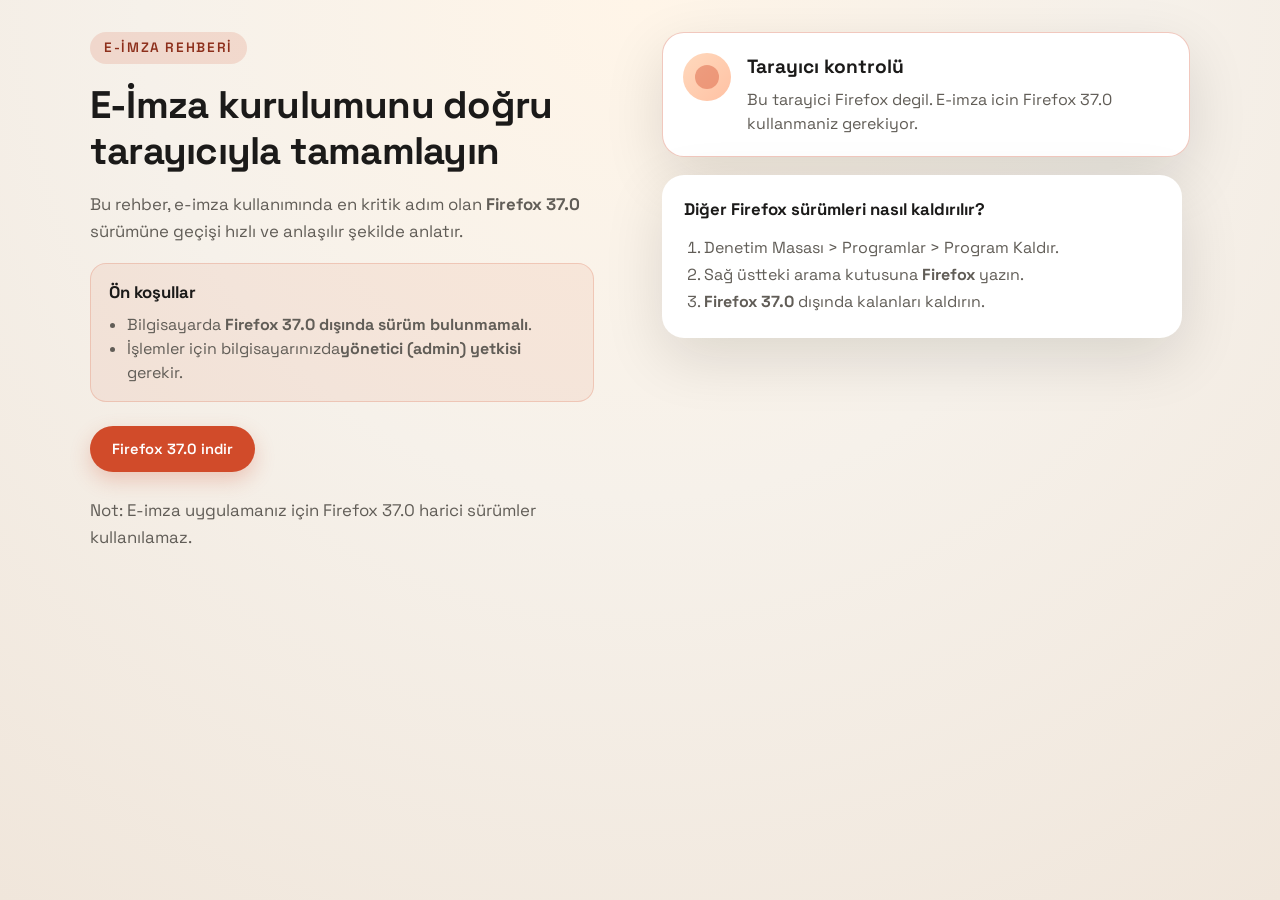
<file: index.html>
<!DOCTYPE html>
<html lang="tr">
	<head>
		<meta charset="UTF-8" />
		<meta name="viewport" content="width=device-width, initial-scale=1" />
		<title>E-İmza Rehberi</title>
		<link rel="stylesheet" href="styles.css" />
	</head>
	<body>
		<div class="page">
			<header class="hero">
				<div class="hero__content">
					<span class="pill">E-İmza Rehberi</span>
					<h1>E-İmza kurulumunu doğru tarayıcıyla tamamlayın</h1>
					<p>
						Bu rehber, e-imza kullanımında en kritik adım olan <strong>Firefox 37.0</strong>
						sürümüne geçişi hızlı ve anlaşılır şekilde anlatır.
					</p>
					<div class="requirements">
						<h2>Ön koşullar</h2>
						<ul>
							<li>Bilgisayarda <strong>Firefox 37.0 dışında sürüm bulunmamalı</strong>.</li>
							<li>İşlemler için bilgisayarınızda<strong>yönetici (admin) yetkisi</strong> gerekir.</li>
						</ul>
					</div>
					<div class="hero__actions">
						<a class="button" id="download-link" href="https://ftp.mozilla.org/pub/firefox/releases/37.0/win32/en-US/Firefox%20Setup%2037.0.exe" target="_blank" rel="noreferrer">
							Firefox 37.0 indir
						</a>
					</div>
					<p class="hero__note">Not: E-imza uygulamanız için Firefox 37.0 harici sürümler kullanılamaz.</p>
				</div>
				<div class="hero__panel">
					<div class="status" id="browser-status">
						<div class="status__icon" aria-hidden="true"></div>
						<div>
							<h2>Tarayıcı kontrolü</h2>
							<p id="browser-message">Tarayıcı sürümünüz kontrol ediliyor...</p>
						</div>
					</div>
					<div class="card is-hidden" id="system-card">
						<p style="margin:0;font-weight:600;color:#b91c1c;">⚠️ Bilgisayar admin (yönetici) yetkisinde olmak zorunda.Eğer bilgisayar admin (yönetici) yetkisine sahip değilse pencereyi kapatın.Admin (yönetici) yetkisi aldıktan sonra işlemlere devam edin.</p>
					</div>
					<div class="card">
						<h3>Diğer Firefox sürümleri nasıl kaldırılır?</h3>
						<ol>
							<li>Denetim Masası &gt; Programlar &gt; Program Kaldır.</li>
							<li>Sağ üstteki arama kutusuna <strong>Firefox</strong> yazın.</li>
							<li><strong>Firefox 37.0</strong> dışında kalanları kaldırın.</li>
						</ol>
					</div>
					<div class="panel-actions is-hidden" id="next-actions">
						<button class="button" id="next-step" type="button">Okudum,Anladım</button>
					</div>
				</div>
			</header>

		</div>

		<script src="main.js"></script>
	</body>
</html>
</file>
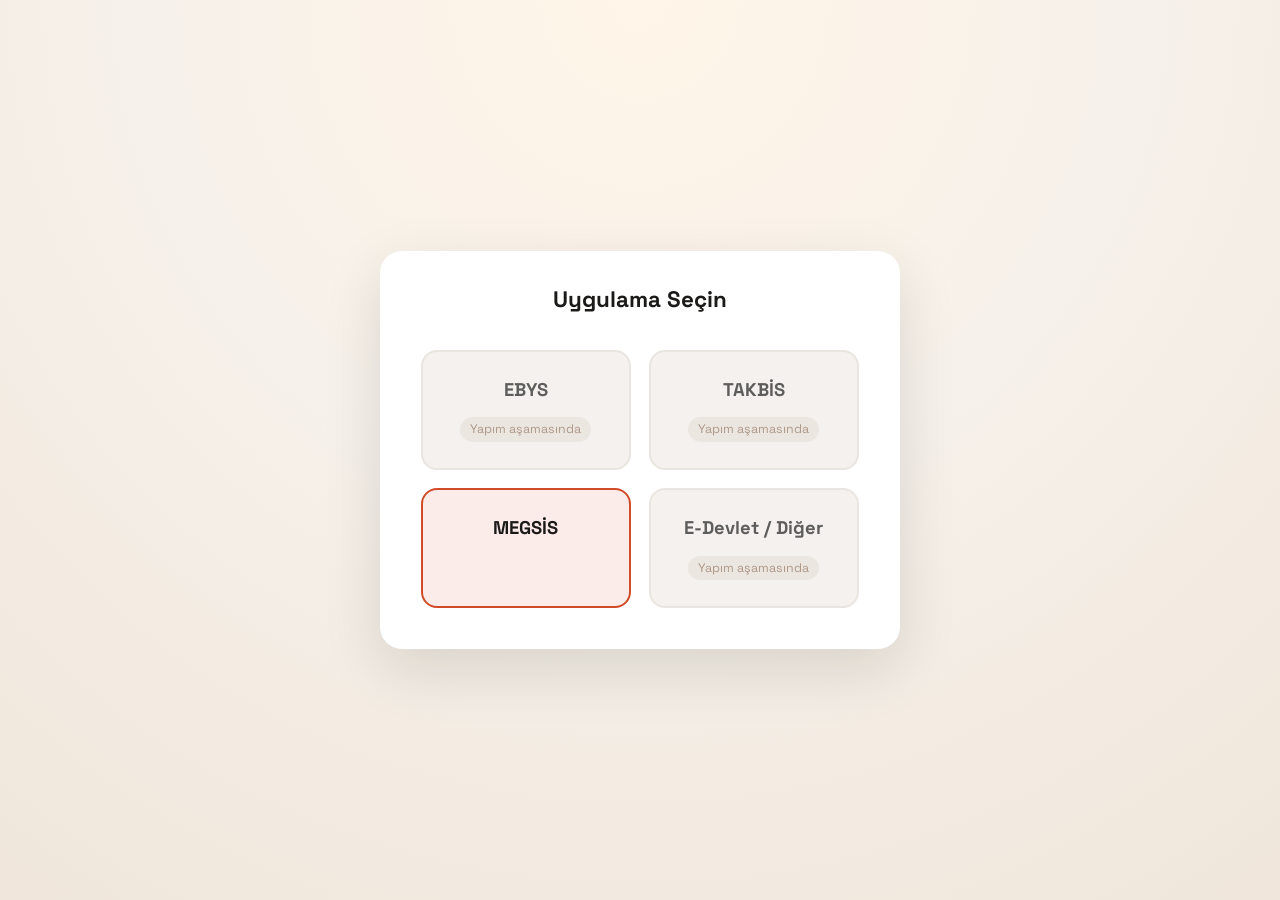
<file: step2.html>
<!DOCTYPE html>
<html lang="tr">
	<head>
		<meta charset="UTF-8" />
		<meta name="viewport" content="width=device-width, initial-scale=1" />
		<title>E-İmza Rehberi - Uygulama Seçimi</title>
		<link rel="stylesheet" href="styles.css" />
	</head>
	<body>
		<div class="page page--center">
			<div class="quad-card">
				<h2 class="quad-card__title">Uygulama Seçin</h2>
				<div class="quad-grid">
					<div class="quad-item quad-item--disabled">
						<div class="quad-item__label">EBYS</div>
						<div class="quad-item__badge">Yapım aşamasında</div>
					</div>
					<div class="quad-item quad-item--disabled">
						<div class="quad-item__label">TAKBİS</div>
						<div class="quad-item__badge">Yapım aşamasında</div>
					</div>
					<a href="#" class="quad-item quad-item--active" id="megsis-link">
						<div class="quad-item__label">MEGSİS</div>
					</a>
					<div class="quad-item quad-item--disabled">
						<div class="quad-item__label">E-Devlet / Diğer</div>
						<div class="quad-item__badge">Yapım aşamasında</div>
					</div>
				</div>
				<div class="quad-footer" id="quad-footer" style="display:none;">
					<button class="button" id="step2-next" type="button">İleri</button>
				</div>
			</div>
		</div>
		<script>
			var megsisLink = document.getElementById("megsis-link");
			var quadFooter = document.getElementById("quad-footer");
			var allItems = document.getElementsByClassName("quad-item");

			megsisLink.onclick = function (e) {
				e.preventDefault();
				for (var i = 0; i < allItems.length; i++) {
					allItems[i].className = allItems[i].className.replace(" quad-item--selected", "");
				}
				megsisLink.className += " quad-item--selected";
				quadFooter.style.display = "block";
			};

			var step2Next = document.getElementById("step2-next");
			step2Next.onclick = function () {
				window.location.href = "step3.html";
			};
		</script>
	</body>
</html>
</file>
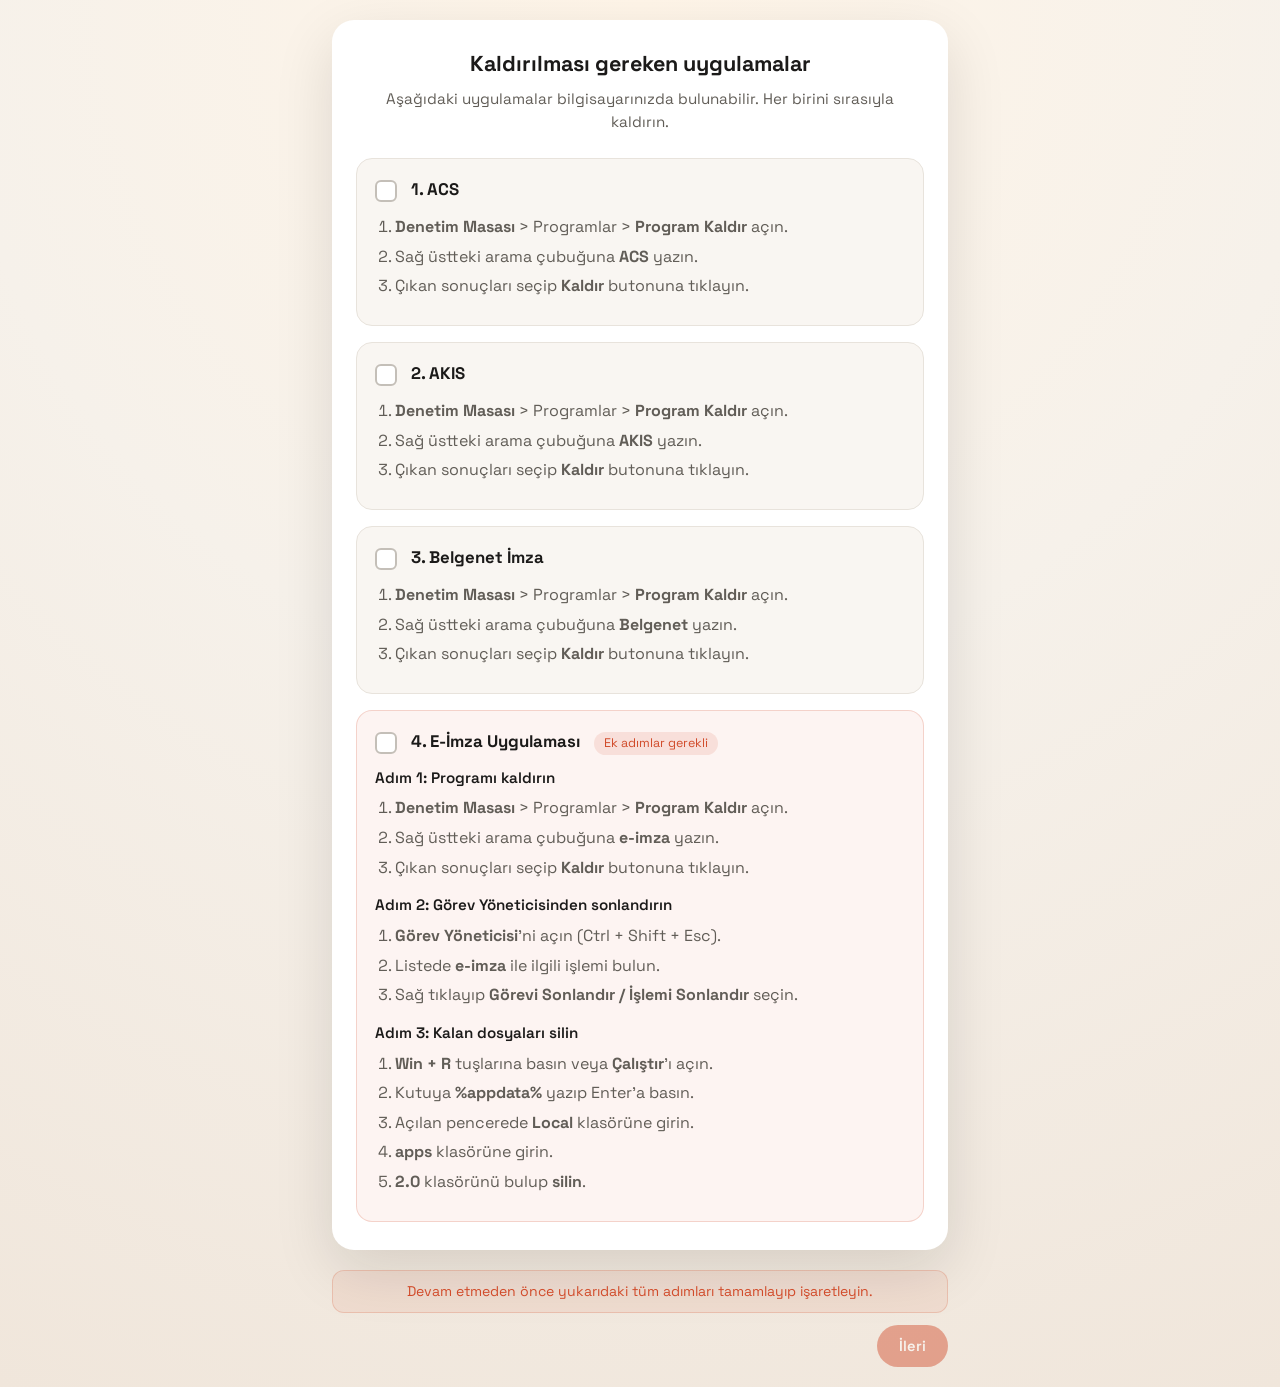
<file: step3.html>
<!DOCTYPE html>
<html lang="tr">
	<head>
		<meta charset="UTF-8" />
		<meta name="viewport" content="width=device-width, initial-scale=1" />
		<title>E-İmza Rehberi - Uygulama Kontrol</title>
		<link rel="stylesheet" href="styles.css" />
	</head>
	<body>
		<div class="page page--center">

			<div id="results-screen" class="results-wrap">
				<div class="results-card">
					<h2 class="results-card__title">Kaldırılması gereken uygulamalar</h2>
					<p class="results-card__desc">Aşağıdaki uygulamalar bilgisayarınızda bulunabilir. Her birini sırasıyla kaldırın.</p>

					<!-- ACS -->
					<div class="app-block">
						<div class="app-block__header">
							<label class="app-check">
								<input type="checkbox" class="app-check__input" />
								<span class="app-check__box"></span>
								<span class="app-block__name">1. ACS</span>
							</label>
						</div>
						<div class="app-block__steps">
							<ol>
								<li><strong>Denetim Masası</strong> &gt; Programlar &gt; <strong>Program Kaldır</strong> açın.</li>
								<li>Sağ üstteki arama çubuğuna <strong>ACS</strong> yazın.</li>
								<li>Çıkan sonuçları seçip <strong>Kaldır</strong> butonuna tıklayın.</li>
							</ol>
						</div>
					</div>

					<!-- AKIS -->
					<div class="app-block">
						<div class="app-block__header">
							<label class="app-check">
								<input type="checkbox" class="app-check__input" />
								<span class="app-check__box"></span>
								<span class="app-block__name">2. AKIS</span>
							</label>
						</div>
						<div class="app-block__steps">
							<ol>
								<li><strong>Denetim Masası</strong> &gt; Programlar &gt; <strong>Program Kaldır</strong> açın.</li>
								<li>Sağ üstteki arama çubuğuna <strong>AKIS</strong> yazın.</li>
								<li>Çıkan sonuçları seçip <strong>Kaldır</strong> butonuna tıklayın.</li>
							</ol>
						</div>
					</div>

					<!-- Belgenet İmza -->
					<div class="app-block">
						<div class="app-block__header">
							<label class="app-check">
								<input type="checkbox" class="app-check__input" />
								<span class="app-check__box"></span>
								<span class="app-block__name">3. Belgenet İmza</span>
							</label>
						</div>
						<div class="app-block__steps">
							<ol>
								<li><strong>Denetim Masası</strong> &gt; Programlar &gt; <strong>Program Kaldır</strong> açın.</li>
								<li>Sağ üstteki arama çubuğuna <strong>Belgenet</strong> yazın.</li>
								<li>Çıkan sonuçları seçip <strong>Kaldır</strong> butonuna tıklayın.</li>
							</ol>
						</div>
					</div>

					<!-- E-İmza Uygulaması -->
					<div class="app-block app-block--highlight">
						<div class="app-block__header">
							<label class="app-check">
								<input type="checkbox" class="app-check__input" />
								<span class="app-check__box"></span>
								<span class="app-block__name">4. E-İmza Uygulaması</span>
							</label>
							<span class="app-block__extra">Ek adımlar gerekli</span>
						</div>
						<div class="app-block__steps">
							<p class="app-block__subtitle">Adım 1: Programı kaldırın</p>
							<ol>
								<li><strong>Denetim Masası</strong> &gt; Programlar &gt; <strong>Program Kaldır</strong> açın.</li>
								<li>Sağ üstteki arama çubuğuna <strong>e-imza</strong> yazın.</li>
								<li>Çıkan sonuçları seçip <strong>Kaldır</strong> butonuna tıklayın.</li>
							</ol>

							<p class="app-block__subtitle">Adım 2: Görev Yöneticisinden sonlandırın</p>
							<ol>
								<li><strong>Görev Yöneticisi</strong>'ni açın (Ctrl + Shift + Esc).</li>
								<li>Listede <strong>e-imza</strong> ile ilgili işlemi bulun.</li>
								<li>Sağ tıklayıp <strong>Görevi Sonlandır / İşlemi Sonlandır</strong> seçin.</li>
							</ol>

							<p class="app-block__subtitle">Adım 3: Kalan dosyaları silin</p>
							<ol>
								<li><strong>Win + R</strong> tuşlarına basın veya <strong>Çalıştır</strong>'ı açın.</li>
								<li>Kutuya <strong>%appdata%</strong> yazıp Enter'a basın.</li>
								<li>Açılan pencerede <strong>Local</strong> klasörüne girin.</li>
								<li><strong>apps</strong> klasörüne girin.</li>
								<li><strong>2.0</strong> klasörünü bulup <strong>silin</strong>.</li>
							</ol>
						</div>
					</div>
				</div>

				<div class="results-footer">
					<p class="results-footer__warn" id="footer-warn">Devam etmeden önce yukarıdaki tüm adımları tamamlayıp işaretleyin.</p>
					<button class="button button--disabled" id="step3-next" type="button" disabled>İleri</button>
				</div>
			</div>

		</div>

		<script>
			var step3Next = document.getElementById("step3-next");
			var footerWarn = document.getElementById("footer-warn");
			var checkboxes = document.querySelectorAll(".app-check__input");

			function updateButton() {
				var allChecked = true;
				for (var i = 0; i < checkboxes.length; i++) {
					if (!checkboxes[i].checked) {
						allChecked = false;
						break;
					}
				}
				if (allChecked) {
					step3Next.disabled = false;
					step3Next.className = "button";
					footerWarn.style.display = "none";
				} else {
					step3Next.disabled = true;
					step3Next.className = "button button--disabled";
					footerWarn.style.display = "block";
				}
			}

			for (var i = 0; i < checkboxes.length; i++) {
				checkboxes[i].onchange = updateButton;
			}

			step3Next.onclick = function () {
				if (!step3Next.disabled) {
					window.location.href = "step4.html";
				}
			};
		</script>
	</body>
</html>
</file>
<file: styles.css>
@import url("https://fonts.googleapis.com/css2?family=Space+Grotesk:wght@400;500;600;700&display=swap");

/* ============================================================
   Reset & Base — Firefox 37+ compatible
   No CSS variables, no Grid, no clamp/min/max, no inset
   ============================================================ */
* {
	-webkit-box-sizing: border-box;
	-moz-box-sizing: border-box;
	box-sizing: border-box;
}

html {
	font-size: 16px;
	-webkit-text-size-adjust: 100%;
	-ms-text-size-adjust: 100%;
}

body {
	margin: 0;
	font-family: "Space Grotesk", "Segoe UI", Tahoma, sans-serif;
	color: #1b1a19;
	background: #f6f1ea;
	background: -webkit-radial-gradient(circle at top, #fff5e8 0%, #f6f1ea 45%, #f0e6db 100%);
	background: -moz-radial-gradient(circle at top, #fff5e8 0%, #f6f1ea 45%, #f0e6db 100%);
	background: radial-gradient(circle at top, #fff5e8 0%, #f6f1ea 45%, #f0e6db 100%);
	line-height: 1.5;
	-webkit-font-smoothing: antialiased;
	-moz-osx-font-smoothing: grayscale;
}

img {
	max-width: 100%;
	height: auto;
}

a {
	color: #d14b2a;
}

/* ============================================================
   Layout Helpers
   ============================================================ */
.page {
	min-height: 100vh;
	padding: 32px 20px 64px;
	display: -webkit-flex;
	display: -moz-flex;
	display: flex;
	-webkit-justify-content: center;
	-moz-justify-content: center;
	justify-content: center;
	-webkit-align-items: flex-start;
	-moz-align-items: flex-start;
	align-items: flex-start;
}

.page--center {
	display: -webkit-flex;
	display: -moz-flex;
	display: flex;
	-webkit-justify-content: center;
	justify-content: center;
	-webkit-align-items: center;
	align-items: center;
	min-height: 100vh;
	padding: 20px;
}

.page--top {
	display: -webkit-flex;
	display: flex;
	-webkit-justify-content: center;
	justify-content: center;
	-webkit-align-items: flex-start;
	align-items: flex-start;
	min-height: 100vh;
	padding: 24px 20px;
}

/* ============================================================
   Pill Badge
   ============================================================ */
.pill {
	display: inline-block;
	padding: 6px 14px;
	border-radius: 999px;
	background: rgba(209, 75, 42, 0.15);
	color: #8d2f1b;
	font-weight: 600;
	font-size: 0.85rem;
	text-transform: uppercase;
	letter-spacing: 0.12em;
}

/* ============================================================
   Buttons
   ============================================================ */
.button {
	display: inline-block;
	padding: 12px 22px;
	border-radius: 999px;
	border: none;
	background: #d14b2a;
	color: #fff;
	font-weight: 600;
	font-size: 0.92rem;
	text-decoration: none;
	text-align: center;
	cursor: pointer;
	font-family: inherit;
	-webkit-transition: background 0.2s ease, -webkit-transform 0.2s ease, box-shadow 0.2s ease;
	-moz-transition: background 0.2s ease, transform 0.2s ease, box-shadow 0.2s ease;
	transition: background 0.2s ease, transform 0.2s ease, box-shadow 0.2s ease;
	box-shadow: 0 8px 20px rgba(209, 75, 42, 0.25);
}

.button:hover {
	background: #b8401f;
	-webkit-transform: translateY(-2px);
	-moz-transform: translateY(-2px);
	transform: translateY(-2px);
	box-shadow: 0 12px 28px rgba(209, 75, 42, 0.3);
}

.button:active {
	-webkit-transform: translateY(0);
	transform: translateY(0);
}

.button--small {
	padding: 8px 16px;
	font-size: 0.78rem;
	white-space: nowrap;
}

.button--disabled {
	opacity: 0.45;
	cursor: not-allowed;
	pointer-events: none;
	box-shadow: none;
}

/* ============================================================
   Index Page — Hero (float-based, no Grid)
   ============================================================ */
.hero {
	max-width: 1100px;
	margin: 0 auto 64px;
	width: 100%;
}

.hero:after {
	content: "";
	display: table;
	clear: both;
}

.hero__content {
	float: left;
	width: 48%;
	padding-right: 24px;
}

.hero__panel {
	float: right;
	width: 48%;
}

.hero__content h1 {
	font-size: 2.4rem;
	margin: 18px 0 12px;
	letter-spacing: -0.02em;
	line-height: 1.2;
}

.hero__content p {
	font-size: 1.05rem;
	line-height: 1.6;
	color: #615d57;
}

.hero__actions {
	margin: 24px 0 16px;
}

.hero__actions .button {
	margin-right: 12px;
	margin-bottom: 8px;
}

.hero__note {
	font-size: 0.95rem;
	color: #615d57;
}

.requirements {
	margin: 18px 0 24px;
	padding: 16px 18px;
	border-radius: 16px;
	background: rgba(209, 75, 42, 0.08);
	border: 1px solid rgba(209, 75, 42, 0.2);
}

.requirements h2 {
	margin: 0 0 8px;
	font-size: 1.05rem;
}

.requirements ul {
	margin: 0;
	padding-left: 18px;
	color: #615d57;
}

/* — System-only mode — */
body.system-only .hero {
	max-width: 720px;
	margin-bottom: 0;
}

body.system-only .hero__content {
	float: none;
	width: 100%;
	padding-right: 0;
}

body.system-only .hero__panel {
	float: none;
	width: 100%;
}

body.system-only .page {
	min-height: 100vh;
	padding: 0 20px;
	-webkit-align-items: center;
	align-items: center;
	-webkit-justify-content: center;
	justify-content: center;
}

body.system-only .hero__content,
body.system-only .status,
body.system-only .hero__panel .card:not(#system-card) {
	display: none;
}

body.system-only .panel-actions {
	position: static;
	padding-top: 6px;
}

/* — Status box — */
.status {
	display: -webkit-flex;
	display: flex;
	padding: 20px;
	border-radius: 22px;
	background: #ffffff;
	box-shadow: 0 20px 60px rgba(17, 14, 10, 0.12);
	-webkit-align-items: flex-start;
	align-items: flex-start;
	margin-bottom: 18px;
}

.status__icon {
	width: 48px;
	height: 48px;
	border-radius: 50%;
	background: -webkit-linear-gradient(315deg, #ffd9bd, #ffc1a3);
	background: linear-gradient(135deg, #ffd9bd, #ffc1a3);
	position: relative;
	-webkit-flex-shrink: 0;
	flex-shrink: 0;
	margin-right: 16px;
}

.status__icon::after {
	content: "";
	position: absolute;
	top: 12px;
	right: 12px;
	bottom: 12px;
	left: 12px;
	border-radius: 50%;
	background: #d14b2a;
	opacity: 0.4;
}

.status[data-state="ok"] {
	border: 1px solid rgba(30, 140, 75, 0.2);
}

.status[data-state="ok"] .status__icon {
	background: -webkit-linear-gradient(315deg, #c9f0d6, #9ee7b4);
	background: linear-gradient(135deg, #c9f0d6, #9ee7b4);
}

.status[data-state="warn"] {
	border: 1px solid rgba(209, 75, 42, 0.3);
}

.status h2 {
	margin: 0 0 6px;
	font-size: 1.2rem;
}

.status p {
	margin: 0;
	color: #615d57;
}

/* — Card — */
.card {
	padding: 22px;
	border-radius: 22px;
	background: #ffffff;
	box-shadow: 0 20px 60px rgba(17, 14, 10, 0.12);
	max-width: 520px;
	width: 100%;
	margin-bottom: 18px;
}

.card h3 {
	margin: 0 0 12px;
	font-size: 1.05rem;
}

.card ol {
	margin: 0;
	padding-left: 20px;
	color: #615d57;
	line-height: 1.7;
}

.is-hidden {
	display: none;
}

/* — System grid — */
.system-grid {
	margin-top: 14px;
}

.system-item {
	padding: 12px;
	border-radius: 14px;
	background: rgba(209, 75, 42, 0.08);
	border: 1px solid rgba(209, 75, 42, 0.15);
	margin-bottom: 12px;
}

.system-item:last-child {
	margin-bottom: 0;
}

.system-item span {
	display: block;
	font-size: 0.85rem;
	color: #615d57;
	margin-bottom: 6px;
}

.system-item strong {
	font-size: 1rem;
}

/* — Panel actions — */
.panel-actions {
	display: none;
	max-width: 520px;
	width: 100%;
	text-align: right;
}

.panel-actions:not(.is-hidden) {
	display: block;
}

/* ============================================================
   Step 2 — Quad Card (App Selection)
   ============================================================ */
.quad-card {
	background: #fff;
	border-radius: 22px;
	box-shadow: 0 20px 60px rgba(17, 14, 10, 0.12);
	padding: 32px;
	width: 100%;
	max-width: 520px;
}

.quad-card__title {
	text-align: center;
	margin: 0 0 24px;
	font-size: 1.4rem;
}

.quad-grid {
	overflow: hidden;
}

.quad-item {
	float: left;
	width: 46%;
	margin: 2%;
	min-height: 120px;
	border-radius: 16px;
	display: block;
	text-align: center;
	text-decoration: none;
	color: #1b1a19;
	padding: 24px 12px;
	position: relative;
	-webkit-transition: background 0.2s, border-color 0.2s, box-shadow 0.2s;
	transition: background 0.2s, border-color 0.2s, box-shadow 0.2s;
}

.quad-item--active {
	background: rgba(209, 75, 42, 0.1);
	border: 2px solid #d14b2a;
	cursor: pointer;
}

.quad-item--active:hover {
	background: rgba(209, 75, 42, 0.18);
}

.quad-item--disabled {
	background: #f0ece7;
	border: 2px solid #e0dbd4;
	cursor: not-allowed;
	opacity: 0.7;
}

.quad-item--selected {
	background: rgba(209, 75, 42, 0.22);
	border-color: #8d2f1b;
	box-shadow: 0 0 0 3px rgba(209, 75, 42, 0.25);
}

.quad-item__label {
	font-size: 1.15rem;
	font-weight: 700;
	margin-bottom: 8px;
}

.quad-item__badge {
	font-size: 0.78rem;
	color: #8d6e57;
	background: rgba(141, 110, 87, 0.12);
	display: inline-block;
	padding: 3px 10px;
	border-radius: 999px;
	margin-top: 6px;
}

.quad-footer {
	text-align: right;
	margin-top: 20px;
	clear: both;
}

/* ============================================================
   Step 3 — Loading & Results
   ============================================================ */
.loading-box {
	text-align: center;
}

.loading-box h2 {
	margin: 24px 0 8px;
	font-size: 1.3rem;
}

.loading-sub {
	color: #615d57;
	font-size: 0.95rem;
}

.spinner {
	width: 56px;
	height: 56px;
	border: 5px solid #e0dbd4;
	border-top-color: #d14b2a;
	border-radius: 50%;
	margin: 0 auto;
	-webkit-animation: spin 0.8s linear infinite;
	-moz-animation: spin 0.8s linear infinite;
	animation: spin 0.8s linear infinite;
}

@-webkit-keyframes spin {
	to { -webkit-transform: rotate(360deg); }
}

@-moz-keyframes spin {
	to { -moz-transform: rotate(360deg); }
}

@keyframes spin {
	to { transform: rotate(360deg); }
}

.results-wrap {
	width: 100%;
	max-width: 640px;
	padding: 0 12px;
}

.results-card {
	background: #fff;
	border-radius: 22px;
	box-shadow: 0 20px 60px rgba(17, 14, 10, 0.12);
	padding: 28px 24px;
}

.results-card__title {
	text-align: center;
	margin: 0 0 8px;
	font-size: 1.35rem;
}

.results-card__desc {
	text-align: center;
	color: #615d57;
	margin: 0 0 24px;
	font-size: 0.95rem;
}

.app-block {
	background: #f9f6f2;
	border: 1px solid #e8e3dc;
	border-radius: 16px;
	padding: 18px;
	margin-bottom: 16px;
}

.app-block:last-of-type {
	margin-bottom: 0;
}

.app-block--highlight {
	background: rgba(209, 75, 42, 0.06);
	border-color: rgba(209, 75, 42, 0.2);
}

.app-block__header {
	margin-bottom: 12px;
}

.app-block__name {
	font-weight: 700;
	font-size: 1.05rem;
}

.app-block__extra {
	font-size: 0.78rem;
	color: #d14b2a;
	background: rgba(209, 75, 42, 0.12);
	padding: 2px 10px;
	border-radius: 999px;
	margin-left: 10px;
	display: inline-block;
}

.app-block__subtitle {
	font-weight: 600;
	font-size: 0.95rem;
	margin: 14px 0 6px;
	color: #1b1a19;
}

.app-block__subtitle:first-child {
	margin-top: 0;
}

.app-block__steps ol {
	margin: 0 0 8px;
	padding-left: 20px;
	color: #615d57;
	line-height: 1.6;
}

.app-block__steps ol li {
	margin-bottom: 4px;
}

.results-footer {
	text-align: right;
	margin-top: 20px;
}

.results-footer__warn {
	font-size: 0.88rem;
	color: #d14b2a;
	background: rgba(209, 75, 42, 0.08);
	border: 1px solid rgba(209, 75, 42, 0.2);
	border-radius: 12px;
	padding: 10px 14px;
	margin: 0 0 12px;
	text-align: center;
}

/* ============================================================
   Checkboxes (shared: step3 + step4)
   ============================================================ */
.app-check {
	display: inline-block;
	cursor: pointer;
	-webkit-user-select: none;
	-moz-user-select: none;
	user-select: none;
}

.app-check__input {
	position: absolute;
	opacity: 0;
	width: 0;
	height: 0;
}

.app-check__box {
	display: inline-block;
	width: 22px;
	height: 22px;
	border-radius: 6px;
	border: 2px solid #c4bfb8;
	background: #fff;
	vertical-align: middle;
	position: relative;
	margin-right: 10px;
	-webkit-transition: background 0.2s, border-color 0.2s;
	transition: background 0.2s, border-color 0.2s;
}

.app-check__input:checked + .app-check__box {
	background: #d14b2a;
	border-color: #d14b2a;
}

.app-check__input:checked + .app-check__box::after {
	content: "";
	position: absolute;
	left: 6px;
	top: 2px;
	width: 6px;
	height: 11px;
	border: solid #fff;
	border-width: 0 2.5px 2.5px 0;
	-webkit-transform: rotate(45deg);
	-moz-transform: rotate(45deg);
	transform: rotate(45deg);
}

.app-check__input:focus + .app-check__box {
	box-shadow: 0 0 0 3px rgba(209, 75, 42, 0.3);
}

/* ============================================================
   Step 4 — Installer Layout (Flexbox)
   ============================================================ */
.installer {
	display: -webkit-flex;
	display: flex;
	width: 100%;
	max-width: 1200px;
	height: calc(100vh - 48px);
}

.installer__nav {
	width: 320px;
	-webkit-flex-shrink: 0;
	flex-shrink: 0;
	background: #fff;
	border-radius: 22px;
	box-shadow: 0 20px 60px rgba(17, 14, 10, 0.12);
	padding: 24px 16px;
	display: -webkit-flex;
	display: flex;
	-webkit-flex-direction: column;
	flex-direction: column;
	overflow-y: auto;
	margin-right: 20px;
}

.installer__title {
	margin: 0 0 4px;
	font-size: 1.15rem;
	text-align: center;
}

.installer__desc {
	margin: 0 0 18px;
	font-size: 0.82rem;
	color: #615d57;
	text-align: center;
}

/* — Step items — */
.inst-step {
	display: -webkit-flex;
	display: flex;
	-webkit-align-items: center;
	align-items: center;
	padding: 12px;
	border-radius: 14px;
	cursor: pointer;
	margin-bottom: 6px;
	border: 2px solid transparent;
	-webkit-transition: background 0.2s, border-color 0.2s;
	transition: background 0.2s, border-color 0.2s;
}

.inst-step:hover {
	background: #faf8f5;
}

.inst-step--active {
	background: rgba(209, 75, 42, 0.06);
	border-color: #d14b2a;
}

.inst-step--done .inst-step__num {
	background: #1e8c4b;
	color: #fff;
	border-color: #1e8c4b;
}

.inst-step__num {
	width: 28px;
	height: 28px;
	border-radius: 50%;
	border: 2px solid #d5d0ca;
	display: -webkit-flex;
	display: flex;
	-webkit-align-items: center;
	align-items: center;
	-webkit-justify-content: center;
	justify-content: center;
	font-size: 0.78rem;
	font-weight: 700;
	color: #615d57;
	-webkit-flex-shrink: 0;
	flex-shrink: 0;
	margin-right: 10px;
	-webkit-transition: background 0.2s, color 0.2s, border-color 0.2s;
	transition: background 0.2s, color 0.2s, border-color 0.2s;
}

.inst-step--active .inst-step__num {
	background: #d14b2a;
	color: #fff;
	border-color: #d14b2a;
}

.inst-step__body {
	-webkit-flex: 1;
	flex: 1;
	min-width: 0;
}

.inst-step__name {
	display: block;
	font-weight: 700;
	font-size: 0.88rem;
	white-space: nowrap;
	overflow: hidden;
	text-overflow: ellipsis;
}

.inst-step__sub {
	display: block;
	font-size: 0.7rem;
	color: #9b968e;
	white-space: nowrap;
	overflow: hidden;
	text-overflow: ellipsis;
}

/* — Installer checkbox — */
.inst-check {
	-webkit-flex-shrink: 0;
	flex-shrink: 0;
	cursor: pointer;
	margin-left: 10px;
}

.inst-check__input {
	position: absolute;
	opacity: 0;
	width: 0;
	height: 0;
}

.inst-check__box {
	display: block;
	width: 20px;
	height: 20px;
	border-radius: 6px;
	border: 2px solid #c4bfb8;
	background: #fff;
	position: relative;
	-webkit-transition: background 0.2s, border-color 0.2s;
	transition: background 0.2s, border-color 0.2s;
}

.inst-check__input:checked + .inst-check__box {
	background: #1e8c4b;
	border-color: #1e8c4b;
}

.inst-check__input:checked + .inst-check__box::after {
	content: "";
	position: absolute;
	left: 5px;
	top: 1px;
	width: 6px;
	height: 10px;
	border: solid #fff;
	border-width: 0 2.5px 2.5px 0;
	-webkit-transform: rotate(45deg);
	transform: rotate(45deg);
}

.installer__footer {
	margin-top: auto;
	padding-top: 14px;
	border-top: 1px solid #ebe7e1;
	text-align: center;
}

.installer__warn {
	font-size: 0.8rem;
	color: #d14b2a;
	margin: 0 0 10px;
}

/* — Content area — */
.installer__content {
	-webkit-flex: 1;
	flex: 1;
	min-width: 0;
	position: relative;
}

/* — Panels — */
.inst-panel {
	display: none;
	position: absolute;
	top: 0;
	right: 0;
	bottom: 0;
	left: 0;
	-webkit-flex-direction: column;
	flex-direction: column;
	overflow-y: auto;
}

.inst-panel--visible {
	display: -webkit-flex;
	display: flex;
}

/* ============================================================
   Guide Panel (inside each step panel)
   ============================================================ */
.guide-panel {
	background: #fff;
	border-radius: 22px;
	box-shadow: 0 20px 60px rgba(17, 14, 10, 0.12);
	height: 100%;
	display: -webkit-flex;
	display: flex;
	-webkit-flex-direction: column;
	flex-direction: column;
	overflow: hidden;
}

.guide-panel__header {
	display: -webkit-flex;
	display: flex;
	-webkit-align-items: center;
	align-items: center;
	-webkit-justify-content: space-between;
	justify-content: space-between;
	padding: 16px 20px;
	border-bottom: 1px solid #ebe7e1;
	-webkit-flex-shrink: 0;
	flex-shrink: 0;
}

.guide-panel__title {
	margin: 0;
	font-size: 1.1rem;
}

.guide-panel__url {
	margin: 2px 0 0;
	font-size: 0.75rem;
	color: #9b968e;
}

.guide-panel__body {
	padding: 24px;
	overflow-y: auto;
	-webkit-flex: 1;
	flex: 1;
}

.guide-panel__subtitle {
	margin: 0 0 10px;
	font-size: 1rem;
	color: #1b1a19;
}

.guide-panel__desc {
	margin: 0 0 14px;
	font-size: 0.88rem;
	color: #615d57;
}

.guide-panel__steps {
	margin: 0 0 18px;
	padding-left: 22px;
	color: #3d3a36;
	line-height: 1.8;
	font-size: 0.92rem;
}

.guide-panel__steps li {
	margin-bottom: 6px;
}

.guide-panel__steps ul {
	margin: 6px 0 4px;
	padding-left: 18px;
	list-style: disc;
}

.guide-panel__note {
	background: rgba(30, 140, 75, 0.08);
	border: 1px solid rgba(30, 140, 75, 0.18);
	border-radius: 12px;
	padding: 12px 14px;
	font-size: 0.85rem;
	color: #1b6e3a;
}

.guide-panel__warn {
	background: rgba(209, 75, 42, 0.08);
	border: 1px solid rgba(209, 75, 42, 0.2);
	border-radius: 12px;
	padding: 12px 14px;
	font-size: 0.85rem;
	color: #a33520;
}

.guide-panel__divider {
	height: 1px;
	background: #ebe7e1;
	margin: 22px 0;
}

/* ============================================================
   Check Items (kontrol paneli)
   ============================================================ */
.check-item {
	background: #f9f6f2;
	border: 1px solid #e8e3dc;
	border-radius: 14px;
	padding: 16px;
	margin-bottom: 14px;
}

.check-item__header {
	display: -webkit-flex;
	display: flex;
	-webkit-align-items: center;
	align-items: center;
	-webkit-justify-content: space-between;
	justify-content: space-between;
	margin-bottom: 8px;
}

.check-item__name {
	font-weight: 700;
	font-size: 1rem;
}

.check-item__badge {
	font-size: 0.75rem;
	font-weight: 600;
	padding: 3px 10px;
	border-radius: 999px;
	background: #e8e3dc;
	color: #615d57;
}

.check-item__badge--ok {
	background: rgba(30, 140, 75, 0.15);
	color: #1e8c4b;
}

.check-item__badge--fail {
	background: rgba(209, 75, 42, 0.12);
	color: #d14b2a;
}

.check-item__expect {
	margin: 0 0 4px;
	font-size: 0.85rem;
	color: #615d57;
}

.check-item__result {
	margin: 6px 0 0;
	font-size: 0.85rem;
	font-weight: 600;
}

.check-item__note {
	margin: 8px 0 0;
	font-size: 0.78rem;
	color: #d14b2a;
	background: rgba(209, 75, 42, 0.06);
	padding: 6px 10px;
	border-radius: 8px;
}

/* ============================================================
   System Detection Box
   ============================================================ */
.sysdetect {
	background: #f9f6f2;
	background: -webkit-linear-gradient(315deg, #f9f6f2 0%, #fff5e8 100%);
	background: linear-gradient(135deg, #f9f6f2 0%, #fff5e8 100%);
	border: 1px solid #e8e3dc;
	border-radius: 16px;
	padding: 14px;
	margin-bottom: 16px;
}

.sysdetect__header {
	display: -webkit-flex;
	display: flex;
	-webkit-align-items: center;
	align-items: center;
	margin-bottom: 10px;
	font-size: 0.88rem;
}

.sysdetect__icon {
	font-size: 1.1rem;
	margin-right: 8px;
}

.sysdetect__grid {
	margin-bottom: 10px;
}

.sysdetect__item {
	display: -webkit-flex;
	display: flex;
	-webkit-justify-content: space-between;
	justify-content: space-between;
	-webkit-align-items: center;
	align-items: center;
	padding: 6px 10px;
	background: #fff;
	border-radius: 10px;
	border: 1px solid #ebe7e1;
	margin-bottom: 6px;
}

.sysdetect__item:last-child {
	margin-bottom: 0;
}

.sysdetect__label {
	font-size: 0.75rem;
	color: #615d57;
}

.sysdetect__value {
	font-size: 0.82rem;
	color: #1b1a19;
}

.sysdetect__badge {
	text-align: center;
	padding: 6px 10px;
	border-radius: 10px;
	font-size: 0.75rem;
	font-weight: 600;
	margin-bottom: 8px;
}

.sysdetect__badge--ok {
	background: rgba(30, 140, 75, 0.12);
	color: #1e8c4b;
	border: 1px solid rgba(30, 140, 75, 0.2);
}

.sysdetect__badge--warn {
	background: rgba(209, 75, 42, 0.1);
	color: #d14b2a;
	border: 1px solid rgba(209, 75, 42, 0.2);
}

.sysdetect__toggle {
	display: block;
	width: 100%;
	padding: 6px;
	background: none;
	border: 1px dashed #c4bfb8;
	border-radius: 8px;
	color: #615d57;
	font-size: 0.75rem;
	cursor: pointer;
	font-family: inherit;
	-webkit-transition: background 0.2s, color 0.2s;
	transition: background 0.2s, color 0.2s;
}

.sysdetect__toggle:hover {
	background: rgba(209, 75, 42, 0.06);
	color: #d14b2a;
	border-color: #d14b2a;
}

.sysdetect__manual {
	margin-top: 10px;
	padding-top: 10px;
	border-top: 1px solid #ebe7e1;
}

.sysdetect__select-label {
	display: block;
	font-size: 0.78rem;
	color: #615d57;
	margin-bottom: 8px;
}

.sysdetect__select {
	width: 100%;
	padding: 7px 10px;
	border: 1px solid #d5d0ca;
	border-radius: 8px;
	font-family: inherit;
	font-size: 0.82rem;
	background: #fff;
	color: #1b1a19;
	margin-top: 3px;
	cursor: pointer;
	-webkit-appearance: none;
	-moz-appearance: none;
	appearance: none;
	background-image: url("data:image/svg+xml;charset=utf-8,%3Csvg xmlns='http://www.w3.org/2000/svg' width='12' height='8'%3E%3Cpath d='M1 1l5 5 5-5' fill='none' stroke='%23615d57' stroke-width='1.5' stroke-linecap='round'/%3E%3C/svg%3E");
	background-repeat: no-repeat;
	background-position: right 10px center;
	padding-right: 30px;
}

.sysdetect__select:focus {
	outline: none;
	border-color: #d14b2a;
	box-shadow: 0 0 0 2px rgba(209, 75, 42, 0.15);
}

.sysdetect__apply {
	margin-top: 8px;
	width: 100%;
}

/* ============================================================
   Driver Info Box (inside panels)
   ============================================================ */
.driver-info {
	margin-bottom: 18px;
}

.driver-info__box {
	padding: 14px 16px;
	background: rgba(209, 75, 42, 0.05);
	background: -webkit-linear-gradient(315deg, rgba(209, 75, 42, 0.06), rgba(209, 75, 42, 0.02));
	background: linear-gradient(135deg, rgba(209, 75, 42, 0.06), rgba(209, 75, 42, 0.02));
	border: 1px solid rgba(209, 75, 42, 0.15);
	border-radius: 14px;
}

.driver-info__label {
	display: block;
	font-size: 0.72rem;
	text-transform: uppercase;
	letter-spacing: 0.08em;
	color: #9b968e;
	font-weight: 600;
	margin-bottom: 3px;
}

.driver-info__name {
	display: block;
	font-size: 0.95rem;
	color: #d14b2a;
	margin-bottom: 3px;
}

.driver-info__file {
	font-size: 0.78rem;
	color: #615d57;
	font-family: "Courier New", monospace;
	background: rgba(0, 0, 0, 0.04);
	padding: 2px 8px;
	border-radius: 6px;
	display: inline-block;
	margin-top: 2px;
}

/* ============================================================
   Reader Grid (Kart Okuyucu Seçimi) — Flexbox, no CSS Grid
   ============================================================ */
.reader-grid {
	display: -webkit-flex;
	display: flex;
	-webkit-flex-wrap: wrap;
	flex-wrap: wrap;
	margin-bottom: 18px;
	margin-left: -5px;
	margin-right: -5px;
}

.reader-card {
	width: 48%;
	margin: 0 1% 10px;
	text-align: center;
	padding: 12px 6px;
	border: 2px solid #e8e3dc;
	border-radius: 14px;
	background: #fff;
	cursor: pointer;
	-webkit-transition: border-color 0.2s, background 0.2s, box-shadow 0.2s, -webkit-transform 0.15s;
	transition: border-color 0.2s, background 0.2s, box-shadow 0.2s, transform 0.15s;
}

.reader-card:hover {
	border-color: #d14b2a;
	background: rgba(209, 75, 42, 0.04);
	-webkit-transform: translateY(-2px);
	transform: translateY(-2px);
	box-shadow: 0 6px 16px rgba(209, 75, 42, 0.12);
}

.reader-card--selected {
	border-color: #d14b2a;
	background: rgba(209, 75, 42, 0.1);
	box-shadow: 0 0 0 3px rgba(209, 75, 42, 0.2);
}

.reader-card img {
	display: block;
	width: 64px;
	height: 64px;
	margin: 0 auto 8px;
	-o-object-fit: contain;
	object-fit: contain;
}

.reader-card__name {
	display: block;
	font-size: 0.7rem;
	font-weight: 600;
	color: #1b1a19;
	line-height: 1.3;
	word-break: break-word;
}

/* Reader result */
.reader-result {
	margin-bottom: 14px;
}

.reader-result__box {
	padding: 14px 16px;
	border-radius: 14px;
	font-size: 0.88rem;
}

.reader-result__box--ok {
	background: rgba(30, 140, 75, 0.08);
	border: 1px solid rgba(30, 140, 75, 0.2);
	color: #1b6e3a;
}

.reader-result__box--ok strong {
	display: block;
	margin-bottom: 4px;
}

.reader-result__box--warn {
	background: rgba(209, 75, 42, 0.08);
	border: 1px solid rgba(209, 75, 42, 0.2);
	color: #a33520;
}

.reader-result__extra {
	margin: 8px 0 0;
	font-size: 0.82rem;
	color: #615d57;
}

.reader-result__extra a {
	color: #d14b2a;
	font-weight: 600;
}

/* ============================================================
   Animations — with -webkit- and -moz- prefixes
   ============================================================ */
@-webkit-keyframes rise {
	from {
		opacity: 0;
		-webkit-transform: translateY(14px);
	}
	to {
		opacity: 1;
		-webkit-transform: translateY(0);
	}
}

@-moz-keyframes rise {
	from {
		opacity: 0;
		-moz-transform: translateY(14px);
	}
	to {
		opacity: 1;
		-moz-transform: translateY(0);
	}
}

@keyframes rise {
	from {
		opacity: 0;
		transform: translateY(14px);
	}
	to {
		opacity: 1;
		transform: translateY(0);
	}
}

.hero__content,
.hero__panel {
	-webkit-animation: rise 0.6s ease both;
	-moz-animation: rise 0.6s ease both;
	animation: rise 0.6s ease both;
}

.hero__panel {
	-webkit-animation-delay: 0.15s;
	animation-delay: 0.15s;
}

/* ============================================================
   Responsive — Tablet & Mobile
   ============================================================ */
@media (max-width: 900px) {
	.hero__content {
		float: none;
		width: 100%;
		padding-right: 0;
		margin-bottom: 32px;
	}

	.hero__panel {
		float: none;
		width: 100%;
	}

	.hero__content h1 {
		font-size: 1.8rem;
	}
}

@media (max-width: 800px) {
	.installer {
		-webkit-flex-direction: column;
		flex-direction: column;
		height: auto;
	}

	.installer__nav {
		width: 100%;
		margin-right: 0;
		margin-bottom: 16px;
	}

	.installer__content {
		height: 550px;
	}

	.inst-panel {
		position: relative;
		top: auto;
		right: auto;
		bottom: auto;
		left: auto;
	}
}

@media (max-width: 480px) {
	.page {
		padding: 16px 12px 48px;
	}

	.hero__content h1 {
		font-size: 1.5rem;
	}

	.quad-item {
		float: none;
		width: 100%;
		margin: 0 0 12px 0;
	}

	.results-card {
		padding: 20px 16px;
	}

	.guide-panel__body {
		padding: 16px;
	}

	.reader-card img {
		width: 48px;
		height: 48px;
	}

	.button {
		padding: 10px 16px;
		font-size: 0.85rem;
	}
}

@media (max-width: 360px) {
	.hero__content h1 {
		font-size: 1.3rem;
	}

	.installer__nav {
		padding: 16px 10px;
	}

	.reader-card {
		width: 100%;
		margin-left: 0;
		margin-right: 0;
	}
}
</file>
